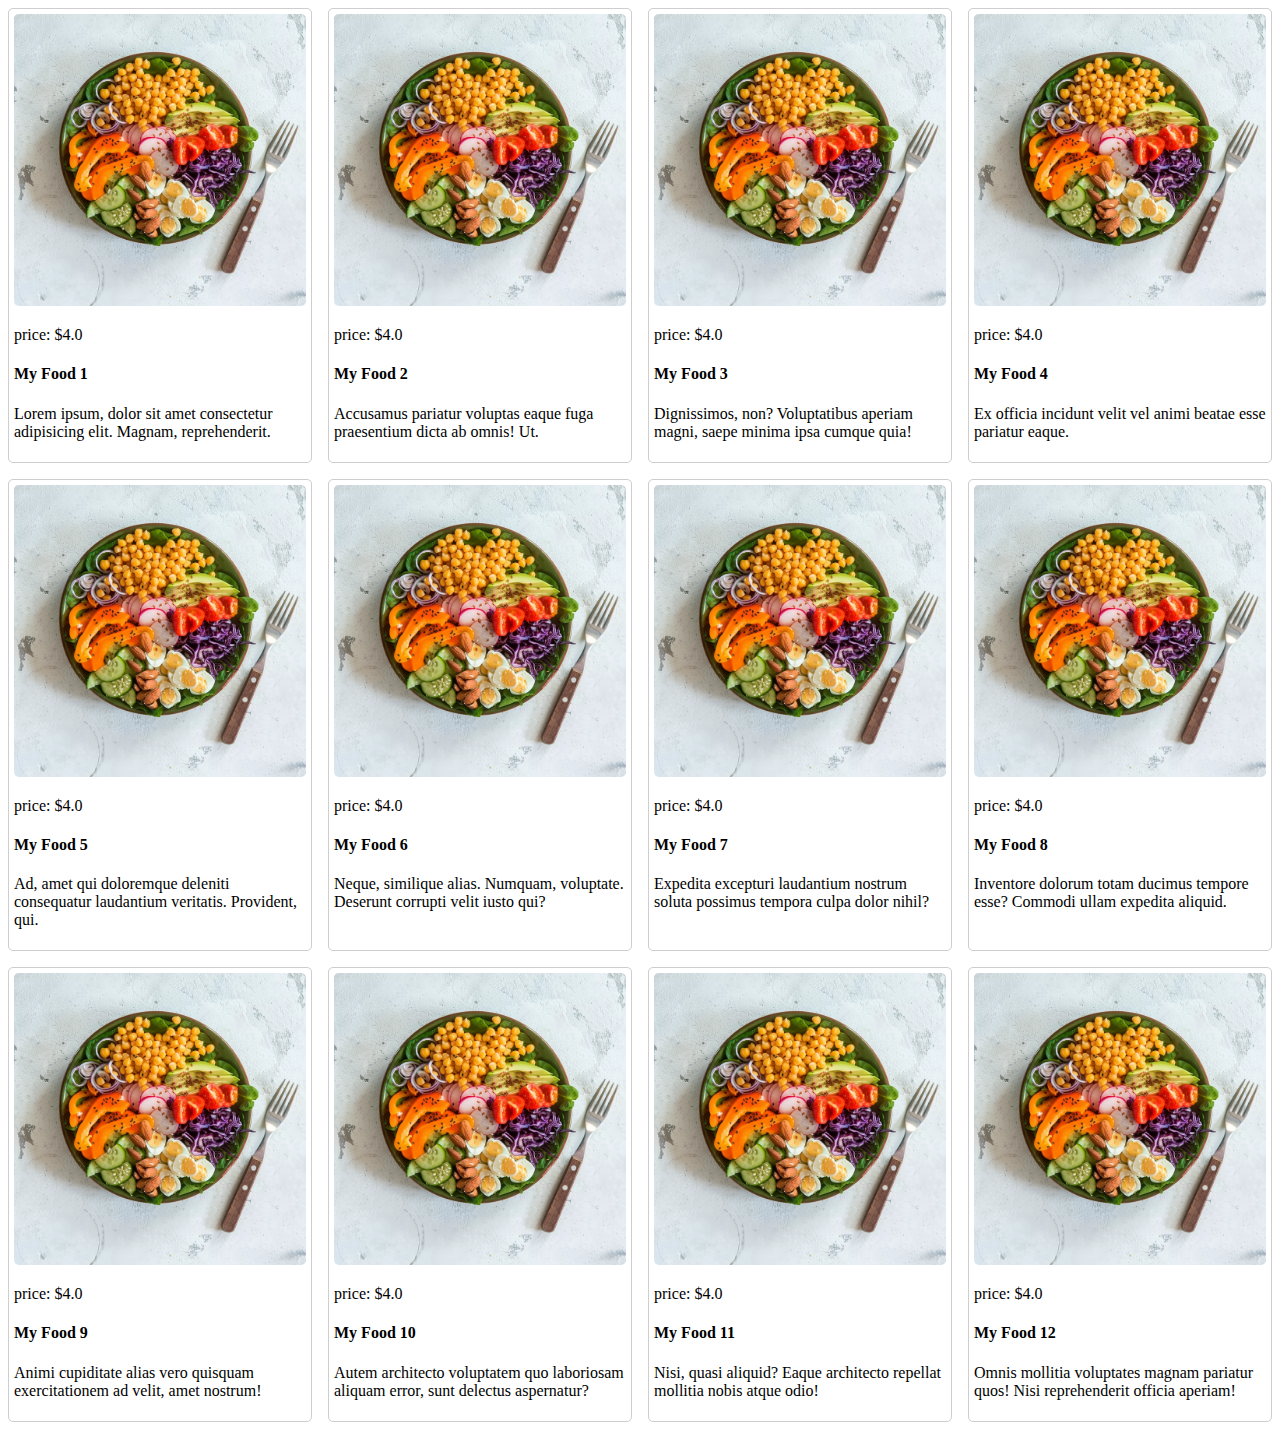
<file: respon-use-media-query/index.html>
<!DOCTYPE html>
<html lang="en">
  <head>
    <meta charset="UTF-8" />
    <meta name="viewport" content="width=device-width, initial-scale=1.0" />

    <style>
      .container {
        display: grid;
        grid-template-columns: repeat(4, 1fr);
        gap: 1em;
      }
      .food {
        border: 1px solid rgba(128, 128, 128, 0.389);
        padding: 5px;
        border-radius: 5px;
      }

      img {
        width: 100%;
        border-radius: 5px;
      }

      @media screen and (max-width: 576px) {
        .container {
          grid-template-columns: repeat(2, 2fr);
        }
      }
    </style>
    <title>Responsive Using Media Query</title>
  </head>
  <body>
    <!-- .container>.food*12>img[src="./images/foods.webp"]+p{price: \$4.0}+h4{My Food $}+p>lorem15 -->

    <div class="container">
      <div class="food">
        <img src="./images/foods.webp" alt="" />
        <p>price: $4.0</p>
        <h4>My Food 1</h4>
        <p>
          Lorem ipsum, dolor sit amet consectetur adipisicing elit. Magnam,
          reprehenderit.
        </p>
      </div>
      <div class="food">
        <img src="./images/foods.webp" alt="" />
        <p>price: $4.0</p>
        <h4>My Food 2</h4>
        <p>
          Accusamus pariatur voluptas eaque fuga praesentium dicta ab omnis! Ut.
        </p>
      </div>
      <div class="food">
        <img src="./images/foods.webp" alt="" />
        <p>price: $4.0</p>
        <h4>My Food 3</h4>
        <p>
          Dignissimos, non? Voluptatibus aperiam magni, saepe minima ipsa cumque
          quia!
        </p>
      </div>
      <div class="food">
        <img src="./images/foods.webp" alt="" />
        <p>price: $4.0</p>
        <h4>My Food 4</h4>
        <p>Ex officia incidunt velit vel animi beatae esse pariatur eaque.</p>
      </div>
      <div class="food">
        <img src="./images/foods.webp" alt="" />
        <p>price: $4.0</p>
        <h4>My Food 5</h4>
        <p>
          Ad, amet qui doloremque deleniti consequatur laudantium veritatis.
          Provident, qui.
        </p>
      </div>
      <div class="food">
        <img src="./images/foods.webp" alt="" />
        <p>price: $4.0</p>
        <h4>My Food 6</h4>
        <p>
          Neque, similique alias. Numquam, voluptate. Deserunt corrupti velit
          iusto qui?
        </p>
      </div>
      <div class="food">
        <img src="./images/foods.webp" alt="" />
        <p>price: $4.0</p>
        <h4>My Food 7</h4>
        <p>
          Expedita excepturi laudantium nostrum soluta possimus tempora culpa
          dolor nihil?
        </p>
      </div>
      <div class="food">
        <img src="./images/foods.webp" alt="" />
        <p>price: $4.0</p>
        <h4>My Food 8</h4>
        <p>
          Inventore dolorum totam ducimus tempore esse? Commodi ullam expedita
          aliquid.
        </p>
      </div>
      <div class="food">
        <img src="./images/foods.webp" alt="" />
        <p>price: $4.0</p>
        <h4>My Food 9</h4>
        <p>
          Animi cupiditate alias vero quisquam exercitationem ad velit, amet
          nostrum!
        </p>
      </div>
      <div class="food">
        <img src="./images/foods.webp" alt="" />
        <p>price: $4.0</p>
        <h4>My Food 10</h4>
        <p>
          Autem architecto voluptatem quo laboriosam aliquam error, sunt
          delectus aspernatur?
        </p>
      </div>
      <div class="food">
        <img src="./images/foods.webp" alt="" />
        <p>price: $4.0</p>
        <h4>My Food 11</h4>
        <p>
          Nisi, quasi aliquid? Eaque architecto repellat mollitia nobis atque
          odio!
        </p>
      </div>
      <div class="food">
        <img src="./images/foods.webp" alt="" />
        <p>price: $4.0</p>
        <h4>My Food 12</h4>
        <p>
          Omnis mollitia voluptates magnam pariatur quos! Nisi reprehenderit
          officia aperiam!
        </p>
      </div>
    </div>
  </body>
</html>
</file>
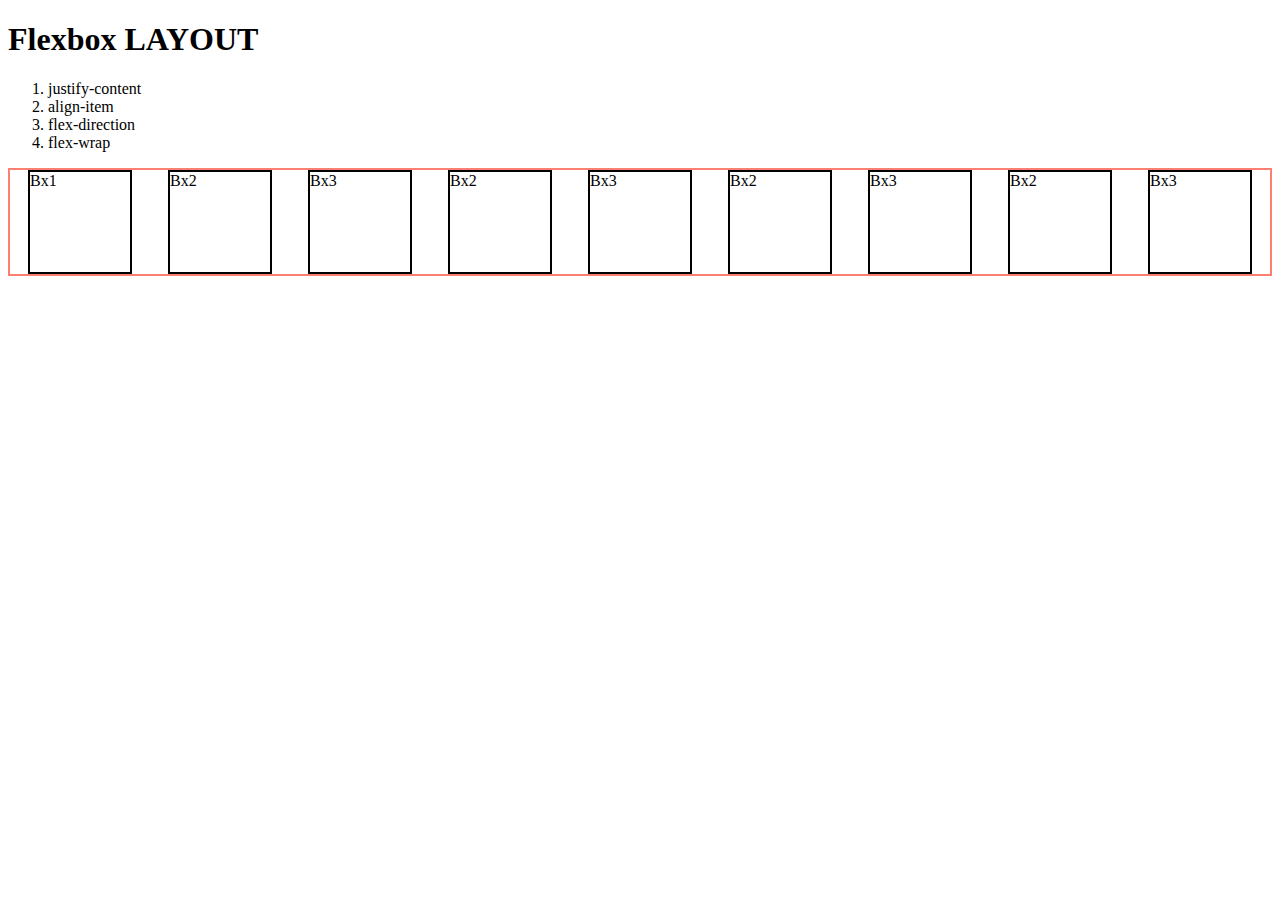
<file: simple responsive layout/index.html>
<!DOCTYPE html>
<html lang="en">
  <head>
    <meta charset="UTF-8" />
    <meta name="viewport" content="width=device-width, initial-scale=1.0" />
    <style>
      .container {
        border: 2px solid salmon;
        display: flex;
        justify-content: space-around;
        flex-wrap: wrap;
      }

      .box {
        border: 2px solid;
        width: 100px;
        height: 100px;
      }
    </style>
    <title>Simple Responsive Layout</title>
  </head>
  <body>
    <h1>Flexbox LAYOUT</h1>
    <ol>
      <li>justify-content</li>
      <li>align-item</li>
      <li>flex-direction</li>
      <li>flex-wrap</li>
    </ol>
    <div class="container">
      <div class="box">Bx1</div>
      <div class="box">Bx2</div>
      <div class="box">Bx3</div>
      <div class="box">Bx2</div>
      <div class="box">Bx3</div>
      <div class="box">Bx2</div>
      <div class="box">Bx3</div>
      <div class="box">Bx2</div>
      <div class="box">Bx3</div>
    </div>
  </body>
</html>
</file>
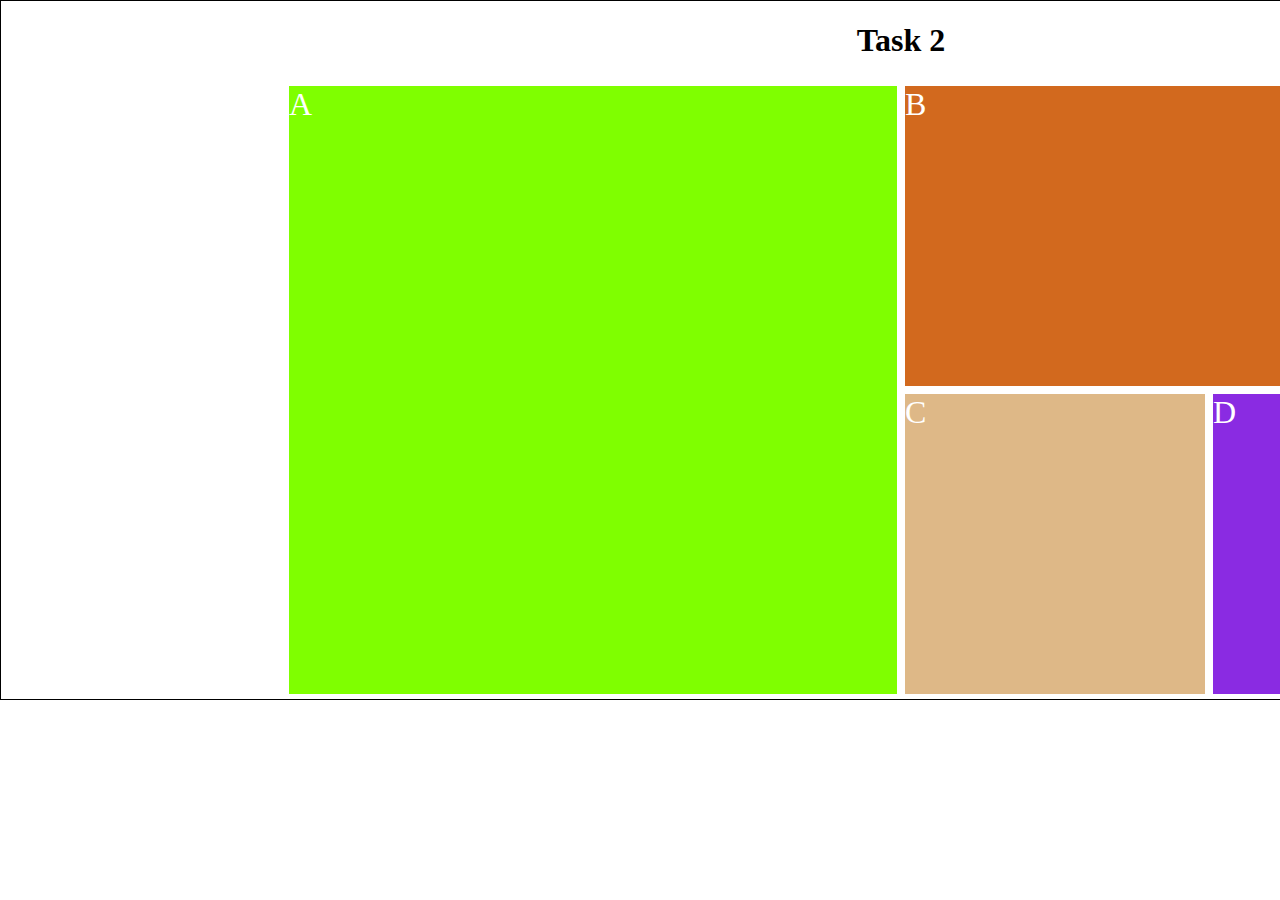
<file: Task/index.html>
<!DOCTYPE html>
<html lang="en">
  <head>
    <meta charset="UTF-8" />
    <meta name="viewport" content="width=device-width, initial-scale=1.0" />
    <link rel="stylesheet" href="./style/styles.css" />
    <title>Task</title>
  </head>
  <body>
    <h1>Task 2</h1>
    <div class="grid-container">
      <div class="grid a">A</div>
      <div class="grid b">B</div>
      <div class="grid c">C</div>
      <div class="grid d">D</div>
    </div>
  </body>
</html>
</file>
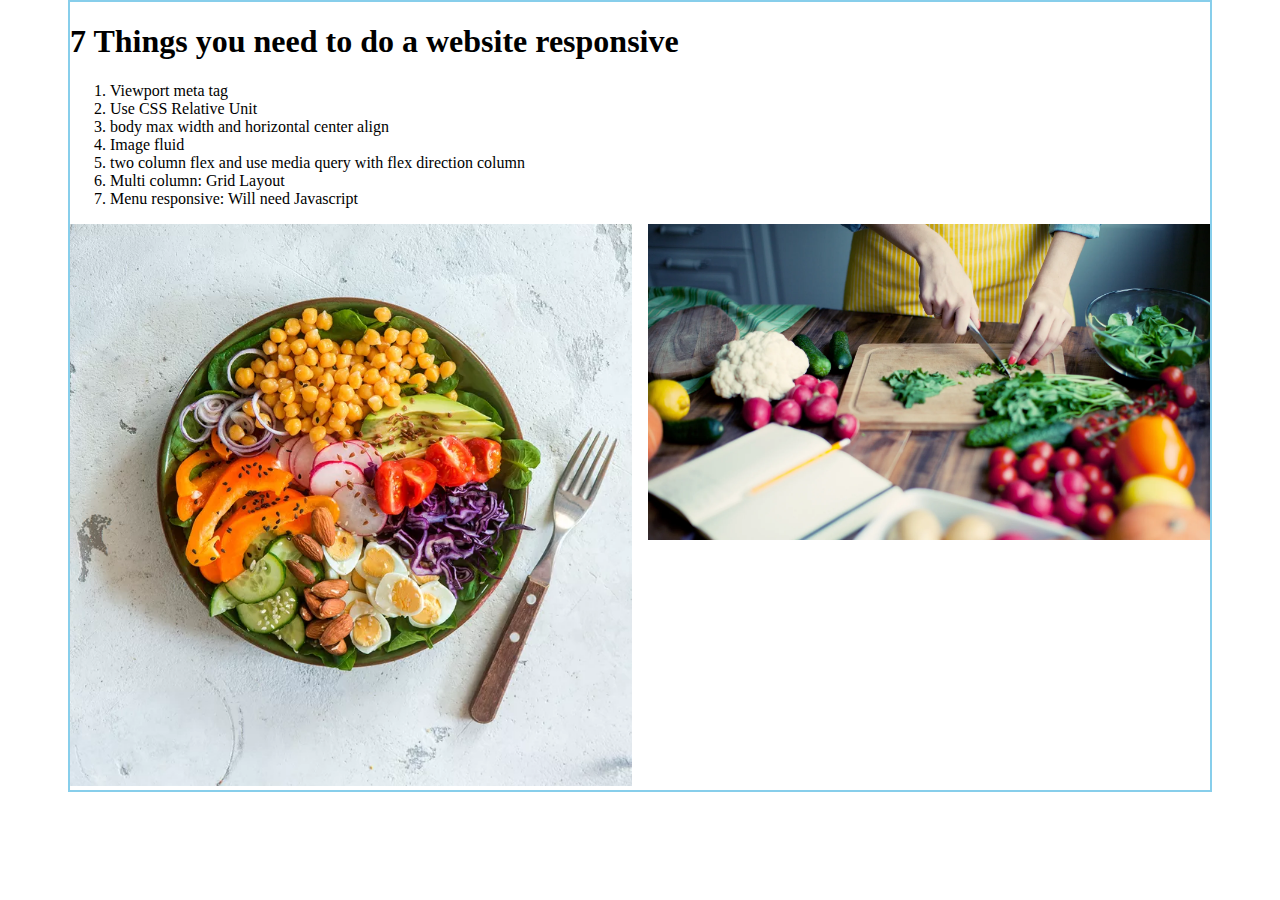
<file: 7 things for res/responsive.html>
<!DOCTYPE html>
<html lang="en">
  <head>
    <meta charset="UTF-8" />
    <meta name="viewport" content="width=device-width, initial-scale=1.0" />
    <style>
      body {
        max-width: 1140px; /*Here max width is used for making the body responsive (it is the part of a responsive design). Because without the max width you cannot align the body in center position using margin.*/
        border: 2px solid skyblue;
        margin: 0 auto;
      }

      .container {
        display: flex;
        gap: 1rem;
        /* justify-content: center; */
      }

      .container div {
        width: 50%;
      }

      img {
        width: 100%;
      }

      @media screen and (max-width: 576px) {
        .container {
          flex-direction: column;
        }

        .container div {
          width: 100%;
        }

        div img {
          width: 100%;
        }
      }
    </style>
    <title>Responsive Website</title>
  </head>
  <body>
    <header>
      <h1>7 Things you need to do a website responsive</h1>
      <ol>
        <li>Viewport meta tag</li>
        <li>Use CSS Relative Unit</li>
        <li>body max width and horizontal center align</li>
        <li>Image fluid</li>
        <li>two column flex and use media query with flex direction column</li>
        <li>Multi column: Grid Layout</li>
        <li>Menu responsive: Will need Javascript</li>
      </ol>
    </header>

    <main>
      <div class="container">
        <div class="im">
          <img src="../respon-use-media-query/images/foods.webp" />
        </div>
        <div class="im">
          <img src="./images/vegetables.webp" />
        </div>
      </div>
    </main>
  </body>
</html>
</file>
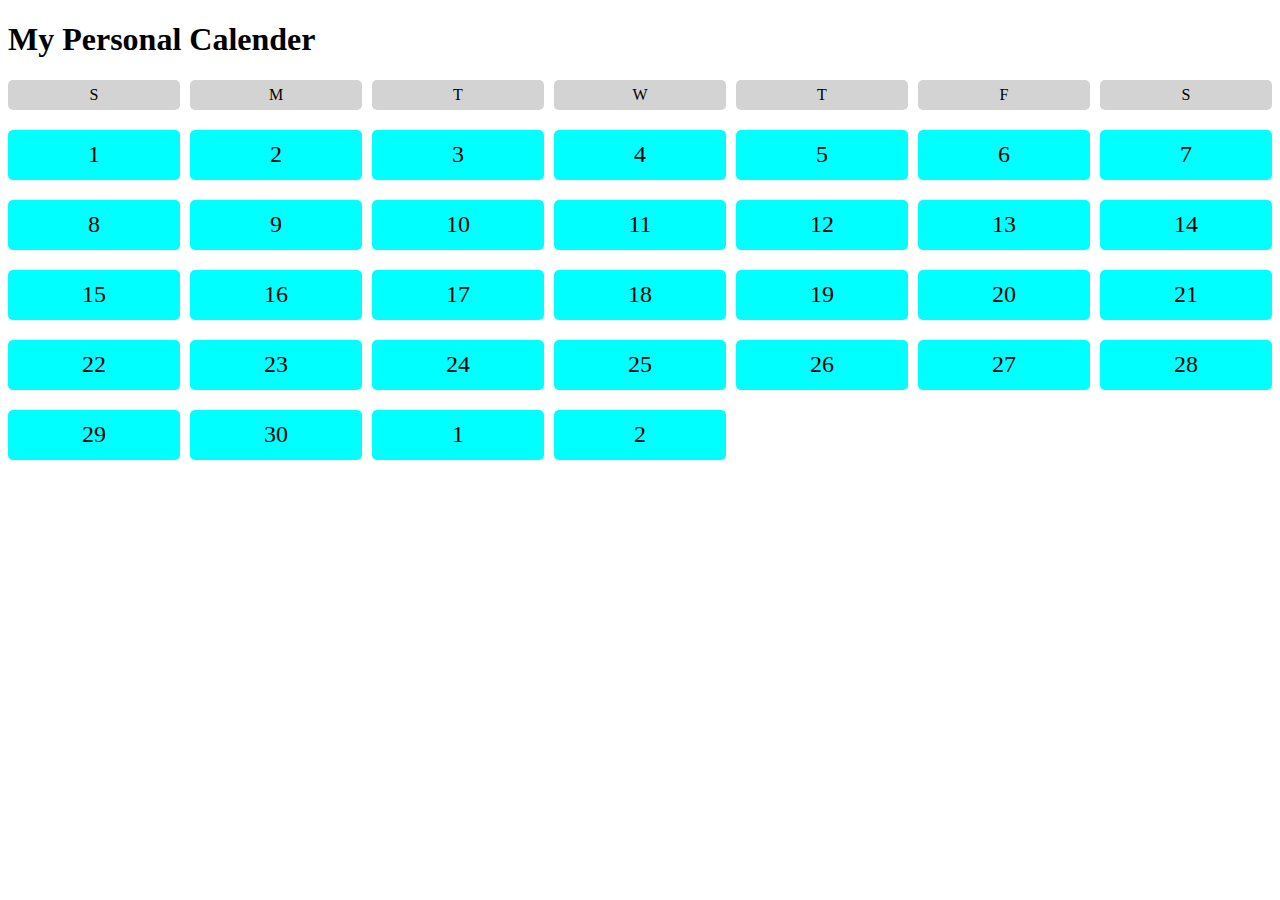
<file: calender flex, grid/calender.html>
<!DOCTYPE html>
<html lang="en">
  <head>
    <meta charset="UTF-8" />
    <meta name="viewport" content="width=device-width, initial-scale=1.0" />
    <style>
      .calender {
        display: grid;
        grid-template-columns: repeat(7, 1fr);
        grid-template-rows: 30px repeat(5, 50px);
        row-gap: 20px;
        column-gap: 10px;
        /* grid-template-rows: ; */
      }

      .date,
      .day {
        background-color: aqua;
        border-radius: 5px;
        /* height: 50px; */
        display: flex;
        justify-content: center;
        align-items: center;
        font-size: 1.5em;
      }

      .day {
        background-color: lightgray;
        font-size: 1em;
      }
    </style>
    <title>Calender</title>
  </head>
  <body>
    <h1>My Personal Calender</h1>
    <div class="calender">
      <div class="day">S</div>
      <div class="day">M</div>
      <div class="day">T</div>
      <div class="day">W</div>
      <div class="day">T</div>
      <div class="day">F</div>
      <div class="day">S</div>
      <div class="date">1</div>
      <div class="date">2</div>
      <div class="date">3</div>
      <div class="date">4</div>
      <div class="date">5</div>
      <div class="date">6</div>
      <div class="date">7</div>
      <div class="date">8</div>
      <div class="date">9</div>
      <div class="date">10</div>
      <div class="date">11</div>
      <div class="date">12</div>
      <div class="date">13</div>
      <div class="date">14</div>
      <div class="date">15</div>
      <div class="date">16</div>
      <div class="date">17</div>
      <div class="date">18</div>
      <div class="date">19</div>
      <div class="date">20</div>
      <div class="date">21</div>
      <div class="date">22</div>
      <div class="date">23</div>
      <div class="date">24</div>
      <div class="date">25</div>
      <div class="date">26</div>
      <div class="date">27</div>
      <div class="date">28</div>
      <div class="date">29</div>
      <div class="date">30</div>
      <div class="date">1</div>
      <div class="date">2</div>
    </div>
  </body>
</html>
</file>
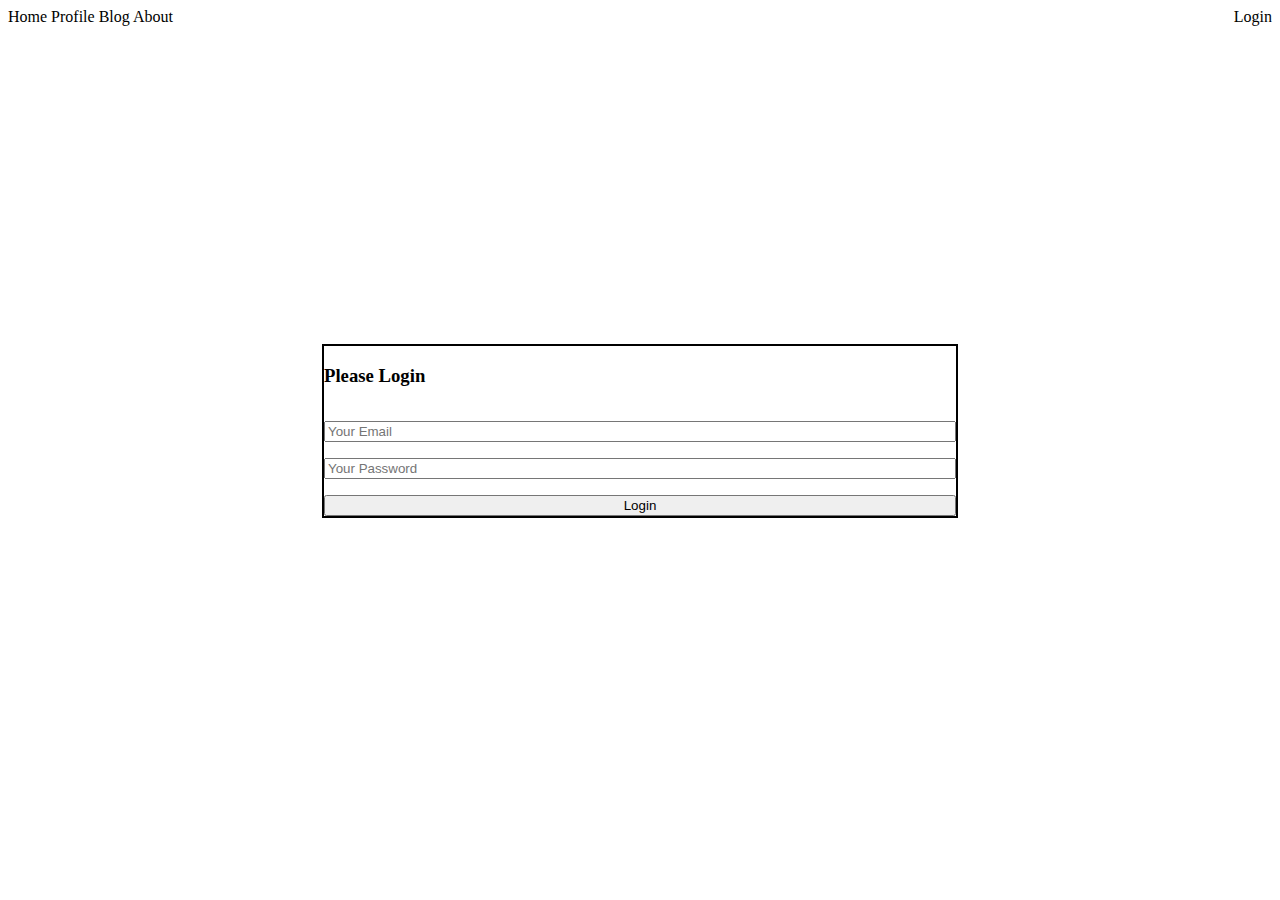
<file: create login form and flexible nav bar/form.html>
<!DOCTYPE html>
<html lang="en">
  <head>
    <meta charset="UTF-8" />
    <meta name="viewport" content="width=device-width, initial-scale=1.0" />
    <style>
      nav a {
        text-decoration: none;
        color: black;
      }

      nav {
        display: flex;
        justify-content: space-between;
      }

      form {
        border: 2px solid;
        display: flex;
        flex-direction: column;
        justify-content: center;
        /* align-items: center; */
        width: 50%;
        gap: 1rem;
      }

      .form-section {
        display: flex;
        height: 90vh;
        justify-content: center;
        align-items: center;
      }
    </style>
    <title>Form</title>
  </head>
  <body>
    <nav>
      <div>
        <a href="">Home</a>
        <a href="">Profile</a>
        <a href="">Blog</a>
        <a href="">About</a>
      </div>

      <a href="">Login</a>
    </nav>
    <section class="form-section">
      <form>
        <h3>Please Login</h3>
        <input type="email" placeholder="Your Email" required />
        <input type="password" placeholder="Your Password" required />
        <input type="submit" value="Login" />
      </form>
    </section>
  </body>
</html>
</file>
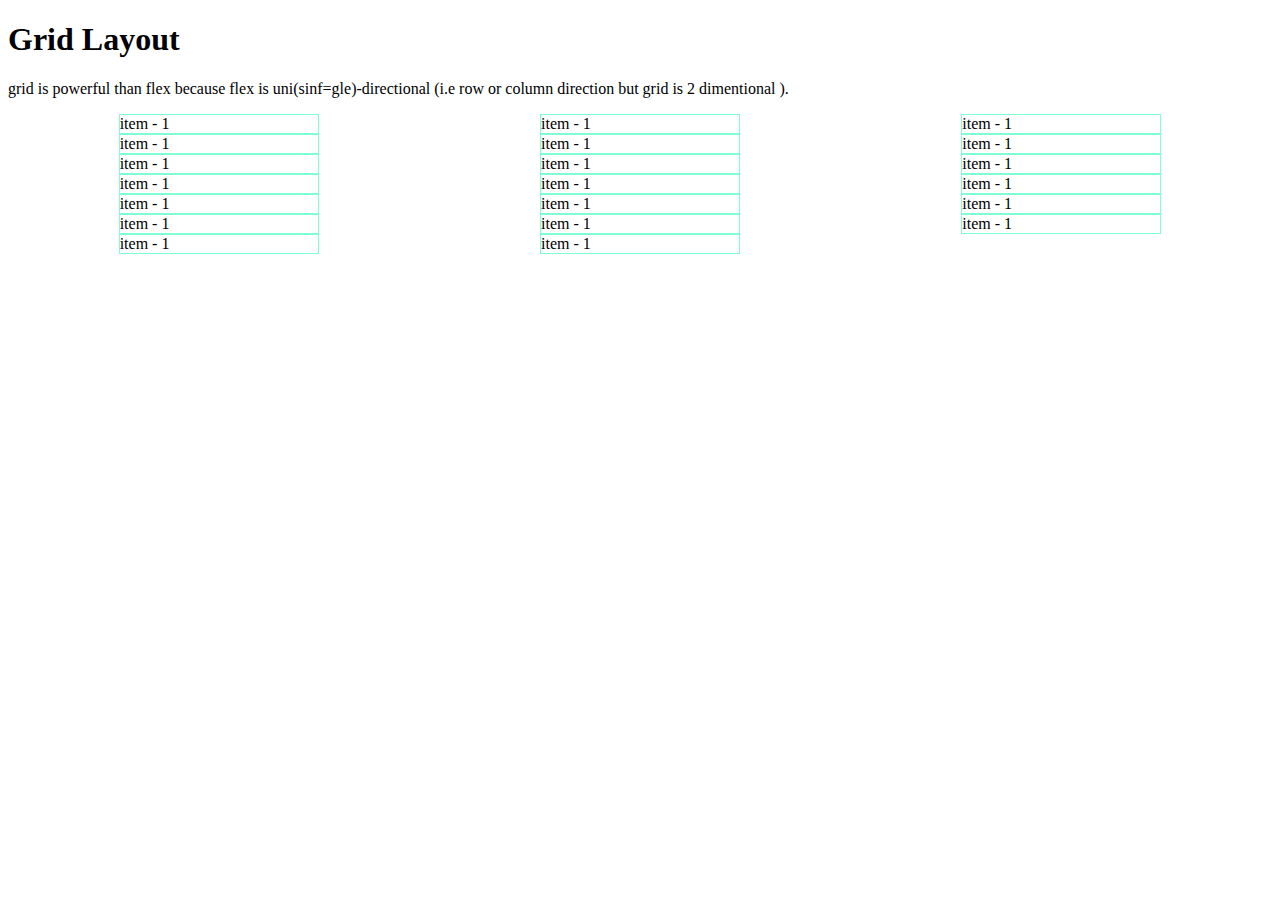
<file: grid layout/grid.html>
<!DOCTYPE html>
<html lang="en">
  <head>
    <meta charset="UTF-8" />
    <meta name="viewport" content="width=device-width, initial-scale=1.0" />

    <style>
      .container {
        display: grid;
        /* grid-template-columns: 200px 200px 200px 200px 200px; */
        /* grid-template-columns: repeat(2, 400px) 200px 150px; */
        /* grid-template-columns: repeat(3, 1fr) 2fr; */
        grid-template-columns: 200px 200px 200px;
        justify-content: space-around;
        align-items: center;
      }
      .item {
        border: 1px solid aquamarine;
      }
    </style>
    <title>Grid Layout</title>
  </head>
  <body>
    <h1>Grid Layout</h1>
    <p>
      grid is powerful than flex because flex is uni(sinf=gle)-directional (i.e
      row or column direction but grid is 2 dimentional ).
    </p>

    <div class="container">
      <div class="item">item - 1</div>
      <div class="item">item - 1</div>
      <div class="item">item - 1</div>
      <div class="item">item - 1</div>
      <div class="item">item - 1</div>
      <div class="item">item - 1</div>
      <div class="item">item - 1</div>
      <div class="item">item - 1</div>
      <div class="item">item - 1</div>
      <div class="item">item - 1</div>
      <div class="item">item - 1</div>
      <div class="item">item - 1</div>
      <div class="item">item - 1</div>
      <div class="item">item - 1</div>
      <div class="item">item - 1</div>
      <div class="item">item - 1</div>
      <div class="item">item - 1</div>
      <div class="item">item - 1</div>
      <div class="item">item - 1</div>
      <div class="item">item - 1</div>
    </div>
  </body>
</html>
</file>
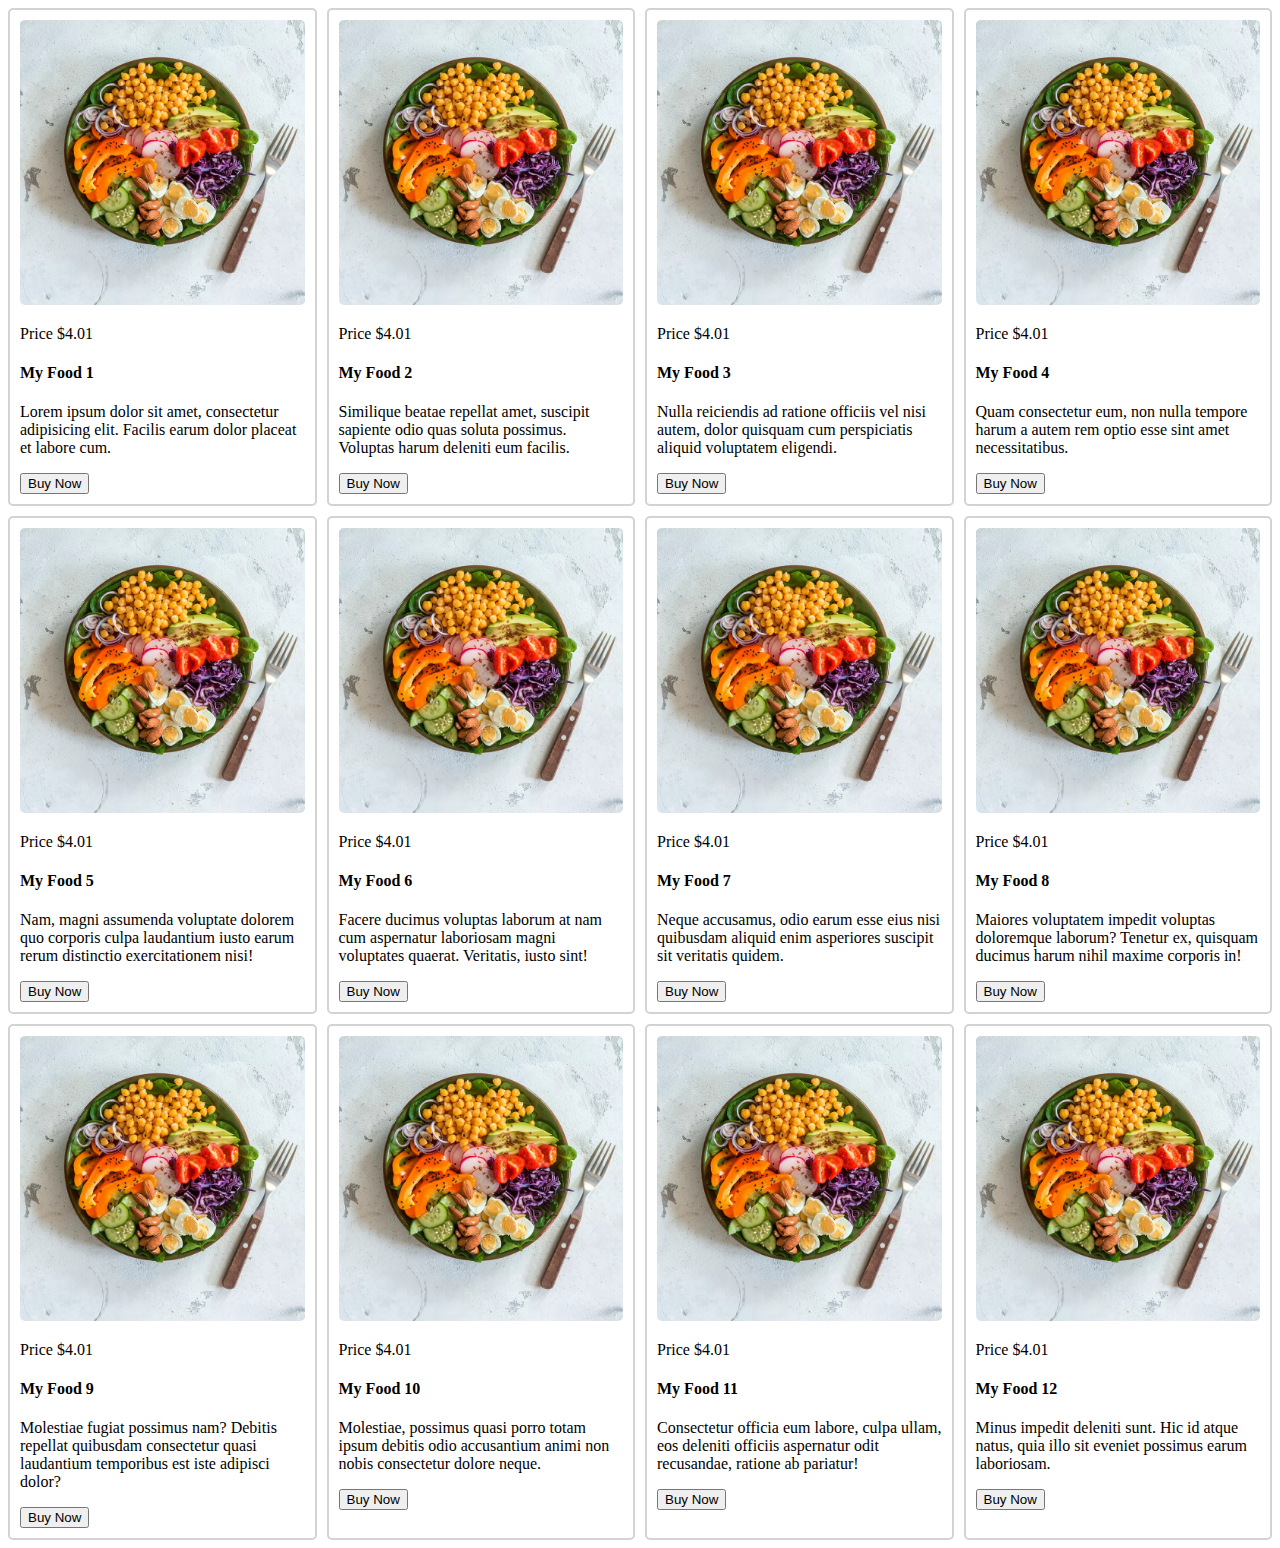
<file: res med que sm, md & lg/mediaquery.html>
<!DOCTYPE html>
<html lang="en">
  <head>
    <meta charset="UTF-8" />
    <meta name="viewport" content="width=device-width, initial-scale=1.0" />

    <style>
      .container {
        display: grid;
        grid-template-columns: repeat(4, 1fr);
        gap: 10px;
      }

      .image {
        border: 2px solid rgba(128, 128, 128, 0.35);
        border-radius: 5px;
        padding: 10px;
      }

      .image img {
        border-radius: 5px;
        width: 100%;
      }
      /* for smaller device */
      @media screen and (max-width: 576px) {
        .container {
          grid-template-columns: repeat(1, 1fr);
        }
      }

      @media screen and (min-width: 576px) and (max-width: 992px) {
        .container {
          grid-template-columns: repeat(2, 1fr);
        }
      }
    </style>
    <title>Media Query</title>
  </head>
  <body>
    <!-- .container>.image*12>img[src="../respon-use-media-query/images/foods.webp"]+p{Price \$4.01}+h4{My Food $}+p>lorem15^btn{Buy Now} -->

    <div class="container">
      <div class="image">
        <img src="../respon-use-media-query/images/foods.webp" alt="" />
        <p>Price $4.01</p>
        <h4>My Food 1</h4>
        <p>
          Lorem ipsum dolor sit amet, consectetur adipisicing elit. Facilis
          earum dolor placeat et labore cum.
        </p>
        <button>Buy Now</button>
      </div>
      <div class="image">
        <img src="../respon-use-media-query/images/foods.webp" alt="" />
        <p>Price $4.01</p>
        <h4>My Food 2</h4>
        <p>
          Similique beatae repellat amet, suscipit sapiente odio quas soluta
          possimus. Voluptas harum deleniti eum facilis.
        </p>
        <button>Buy Now</button>
      </div>
      <div class="image">
        <img src="../respon-use-media-query/images/foods.webp" alt="" />
        <p>Price $4.01</p>
        <h4>My Food 3</h4>
        <p>
          Nulla reiciendis ad ratione officiis vel nisi autem, dolor quisquam
          cum perspiciatis aliquid voluptatem eligendi.
        </p>
        <button>Buy Now</button>
      </div>
      <div class="image">
        <img src="../respon-use-media-query/images/foods.webp" alt="" />
        <p>Price $4.01</p>
        <h4>My Food 4</h4>
        <p>
          Quam consectetur eum, non nulla tempore harum a autem rem optio esse
          sint amet necessitatibus.
        </p>
        <button>Buy Now</button>
      </div>
      <div class="image">
        <img src="../respon-use-media-query/images/foods.webp" alt="" />
        <p>Price $4.01</p>
        <h4>My Food 5</h4>
        <p>
          Nam, magni assumenda voluptate dolorem quo corporis culpa laudantium
          iusto earum rerum distinctio exercitationem nisi!
        </p>
        <button>Buy Now</button>
      </div>
      <div class="image">
        <img src="../respon-use-media-query/images/foods.webp" alt="" />
        <p>Price $4.01</p>
        <h4>My Food 6</h4>
        <p>
          Facere ducimus voluptas laborum at nam cum aspernatur laboriosam magni
          voluptates quaerat. Veritatis, iusto sint!
        </p>
        <button>Buy Now</button>
      </div>
      <div class="image">
        <img src="../respon-use-media-query/images/foods.webp" alt="" />
        <p>Price $4.01</p>
        <h4>My Food 7</h4>
        <p>
          Neque accusamus, odio earum esse eius nisi quibusdam aliquid enim
          asperiores suscipit sit veritatis quidem.
        </p>
        <button>Buy Now</button>
      </div>
      <div class="image">
        <img src="../respon-use-media-query/images/foods.webp" alt="" />
        <p>Price $4.01</p>
        <h4>My Food 8</h4>
        <p>
          Maiores voluptatem impedit voluptas doloremque laborum? Tenetur ex,
          quisquam ducimus harum nihil maxime corporis in!
        </p>
        <button>Buy Now</button>
      </div>
      <div class="image">
        <img src="../respon-use-media-query/images/foods.webp" alt="" />
        <p>Price $4.01</p>
        <h4>My Food 9</h4>
        <p>
          Molestiae fugiat possimus nam? Debitis repellat quibusdam consectetur
          quasi laudantium temporibus est iste adipisci dolor?
        </p>
        <button>Buy Now</button>
      </div>
      <div class="image">
        <img src="../respon-use-media-query/images/foods.webp" alt="" />
        <p>Price $4.01</p>
        <h4>My Food 10</h4>
        <p>
          Molestiae, possimus quasi porro totam ipsum debitis odio accusantium
          animi non nobis consectetur dolore neque.
        </p>
        <button>Buy Now</button>
      </div>
      <div class="image">
        <img src="../respon-use-media-query/images/foods.webp" alt="" />
        <p>Price $4.01</p>
        <h4>My Food 11</h4>
        <p>
          Consectetur officia eum labore, culpa ullam, eos deleniti officiis
          aspernatur odit recusandae, ratione ab pariatur!
        </p>
        <button>Buy Now</button>
      </div>
      <div class="image">
        <img src="../respon-use-media-query/images/foods.webp" alt="" />
        <p>Price $4.01</p>
        <h4>My Food 12</h4>
        <p>
          Minus impedit deleniti sunt. Hic id atque natus, quia illo sit eveniet
          possimus earum laboriosam.
        </p>
        <button>Buy Now</button>
      </div>
    </div>
  </body>
</html>
</file>
<file: Task/style/styles.css>
body {
  width: 1800px;
  margin: 0 auto;
  border: 1px solid;
}

/* styling Task 1 */

h1 {
  text-align: center;
}

.grid-container {
  display: grid;
  /* max-width: 100%; */
  grid-template-columns: repeat(4, 300px);
  grid-template-rows: repeat(2, 300px);
  justify-content: center;
  gap: 0.5rem;
  font-size: 2em;
  padding: 5px;
}

.grid {
  color: white;
}

.a {
  grid-row: 1 / span 2;
  grid-column: 1 / span 2;
  background-color: chartreuse;
}

.b {
  background-color: chocolate;
  grid-column: 3 / span 2;
}
.c {
  background-color: burlywood;
}

.d {
  background-color: blueviolet;
}

/* Responsive Task */
@media screen and (max-width: 576px) {
  .grid-container {
    grid-template-columns: 2fr;
  }
}
</file>
